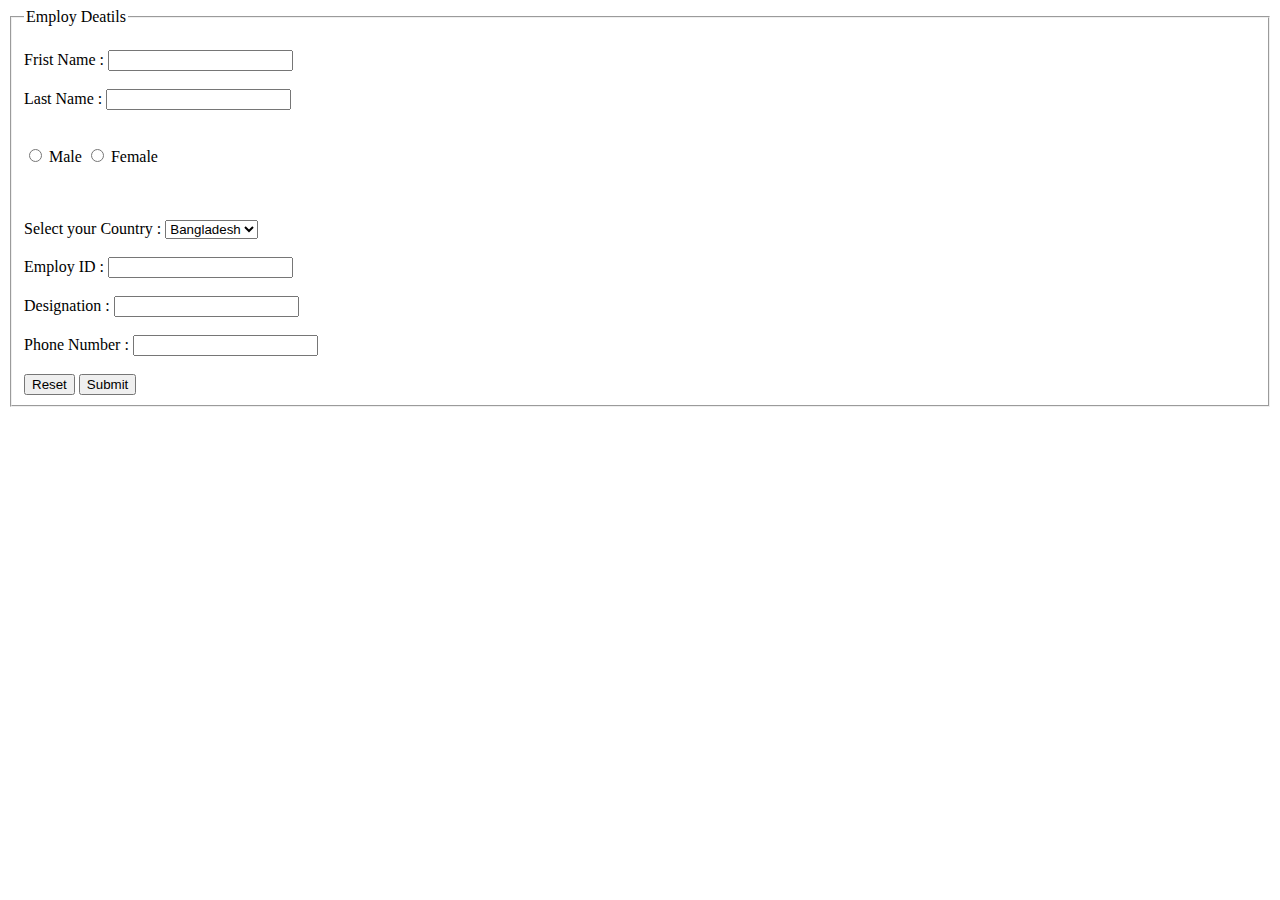
<file: Class-04-Home-Work/index.html>
<!DOCTYPE html>
<html lang="en">
  <head>
    <meta charset="UTF-8" />
    <meta name="viewport" content="width=device-width, initial-scale=1.0" />
    <title>Document</title>
  </head>
  <body>
    <form action="">
      <fieldset>
        <legend>Employ Deatils</legend>
        <br />
        <label for="Frist Name">Frist Name :</label>
        <input type="text" name="" id="Frist Name" /> <br />
        <br />
        <label for="Last Name">Last Name :</label>
        <input type="text" name="" id="Last Name" /> <br />
        <br />
        <br />

        <div>
          <input id="male" type="radio" value="male" name="gender" />
          <label for="male">Male</label>

          <input id="female" type="radio" value="female" name="gender" />
          <label for="female">Female</label>
        </div>
        <br /><br /><br />

        <label for="Country">Select your Country :</label>
        <select name="" id="Country">
          <option value="Bangladesh">Bangladesh</option>
          <option value="Bangladesh">Bangladesh</option>
          <option value="Bangladesh">Bangladesh</option>
          <option value="Bangladesh">Bangladesh</option>
          <option value="Bangladesh">Bangladesh</option>
          <option value="Bangladesh">Bangladesh</option>
          <option value="Bangladesh">Bangladesh</option>
          <option value="Bangladesh">Bangladesh</option>
        </select>

        <br />
        <br /><label for="ID">Employ ID :</label>
        <input type="text" name="" id="ID" /> <br /><br />

        <label for="Designation">Designation :</label>
        <input type="text" name="" id="Designation" /><br /><br />

        <label for="Phone Number">Phone Number :</label>
        <input type="number" name="" id="Phone Number" /><br /><br />
        <input type="reset" name="" id="" />
        <input type="submit" name="" id="" />
      </fieldset>
    </form>
  </body>
</html>
</file>
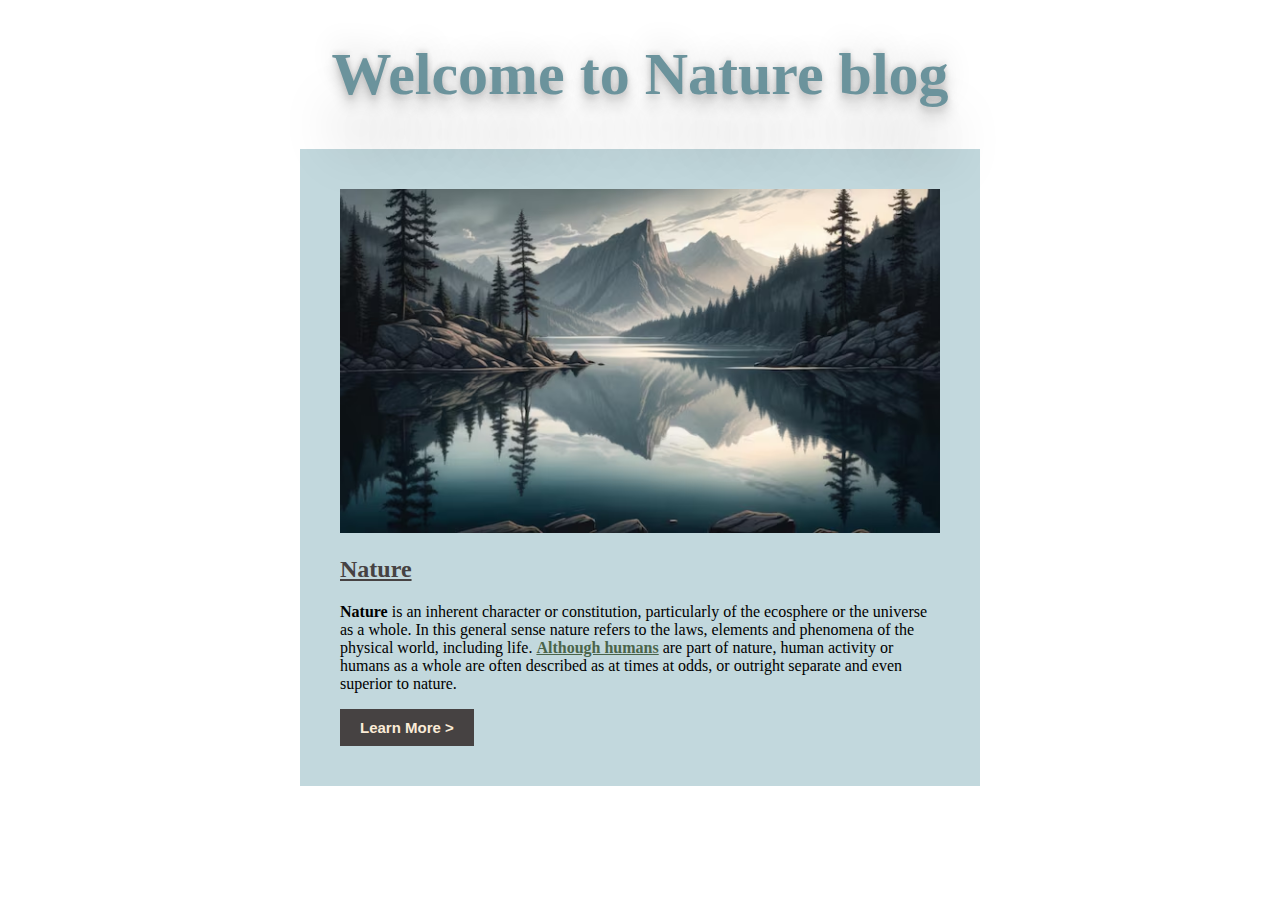
<file: Class-05-Home-Work/index.html>
<!DOCTYPE html>
<html lang="en">
  <head>
    <meta charset="UTF-8" />
    <meta name="viewport" content="width=device-width, initial-scale=1.0" />
    <title>Nature</title>
  </head>
  <body>
    <style>
      .btn {
        padding: 10px 20px;
        font-size: 15px;
        font-weight: 550;
        border: none;
        background-color: rgb(70, 66, 66);
        color: antiquewhite;
      }
      h1 {
        text-align: center;
        font-size: 60px;
        color: rgb(107, 147, 156);
        text-shadow: rgba(0, 0, 0, 0.25) 0px 54px 55px,
          rgba(0, 0, 0, 0.12) 0px -12px 30px, rgba(0, 0, 0, 0.12) 0px 4px 6px,
          rgba(0, 0, 0, 0.17) 0px 12px 13px, rgba(0, 0, 0, 0.09) 0px -3px 5px;
      }
      h2 {
        color: rgb(70, 66, 66);
      }
      .box {
        margin: auto;
        background-color: rgb(194, 216, 221);
        height: auto;
        width: 600px;
        padding: 40px;
      }

      img {
        width: 100%;
      }

      /* responsibe  */
      @media (max-width: 700px) {
        .box {
          margin: auto;
          background-color: rgb(194, 216, 221);
          height: auto;
          width: 400px;
          padding: 38px;
        }
        h1 {
          font-size: 50px;
        }
      }

      @media (max-width: 550px) {
        .box {
          margin: auto;
          background-color: rgb(194, 216, 221);
          height: auto;
          width: 300px;
          padding: 20px;
        }
        h1 {
          font-size: 40px;
        }
        h2 {
          font-size: 20px;
        }
        p {
          font-size: 13px;
        }
        .btn {
          padding: 5px 10px;
          font-size: 10px;
          font-weight: 550;
        }
      }
      @media (max-width: 450px) {
        h1 {
          font-size: 35px;
        }
      }
      @media (max-width: 380px) {
        h1 {
          font-size: 30px;
        }
      }
      @media (max-width: 350px) {
        h1 {
          font-size: 25px;
        }
      }
    </style>
    <main class="blog">
      <h1>Welcome to Nature blog</h1>
      <div class="box">
        <img src="assats/Nature.avif" alt="" />
        <h2><u>Nature</u></h2>
        <p>
          <b>Nature </b>is an inherent character or constitution, particularly
          of the ecosphere or the universe as a whole. In this general sense
          nature refers to the laws, elements and phenomena of the physical
          world, including life.
          <span style="color: rgb(74, 100, 74)"
            ><b><u>Although humans</u></b></span
          >
          are part of nature, human activity or humans as a whole are often
          described as at times at odds, or outright separate and even superior
          to nature.
        </p>
        <a href="https://en.wikipedia.org/wiki/Nature"
          ><button class="btn">Learn More ></button></a
        >
      </div>
    </main>
  </body>
</html>
</file>
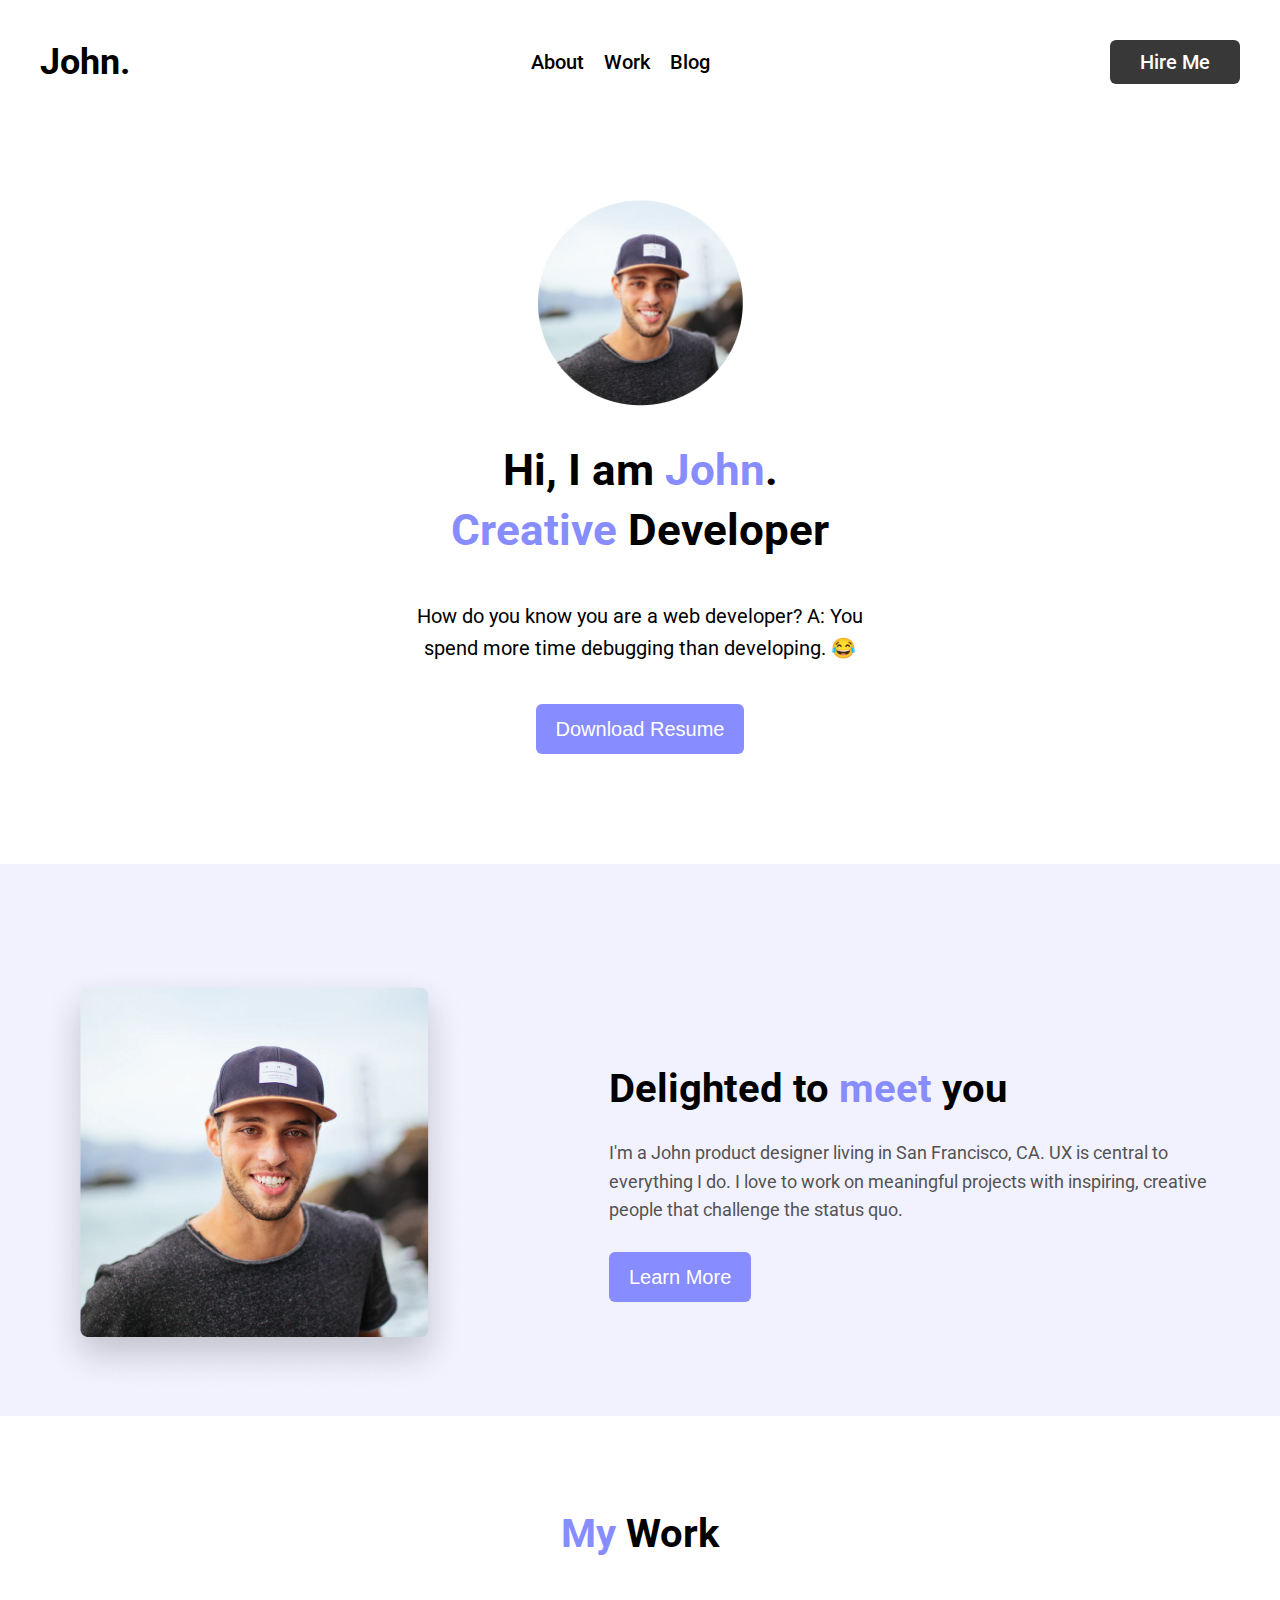
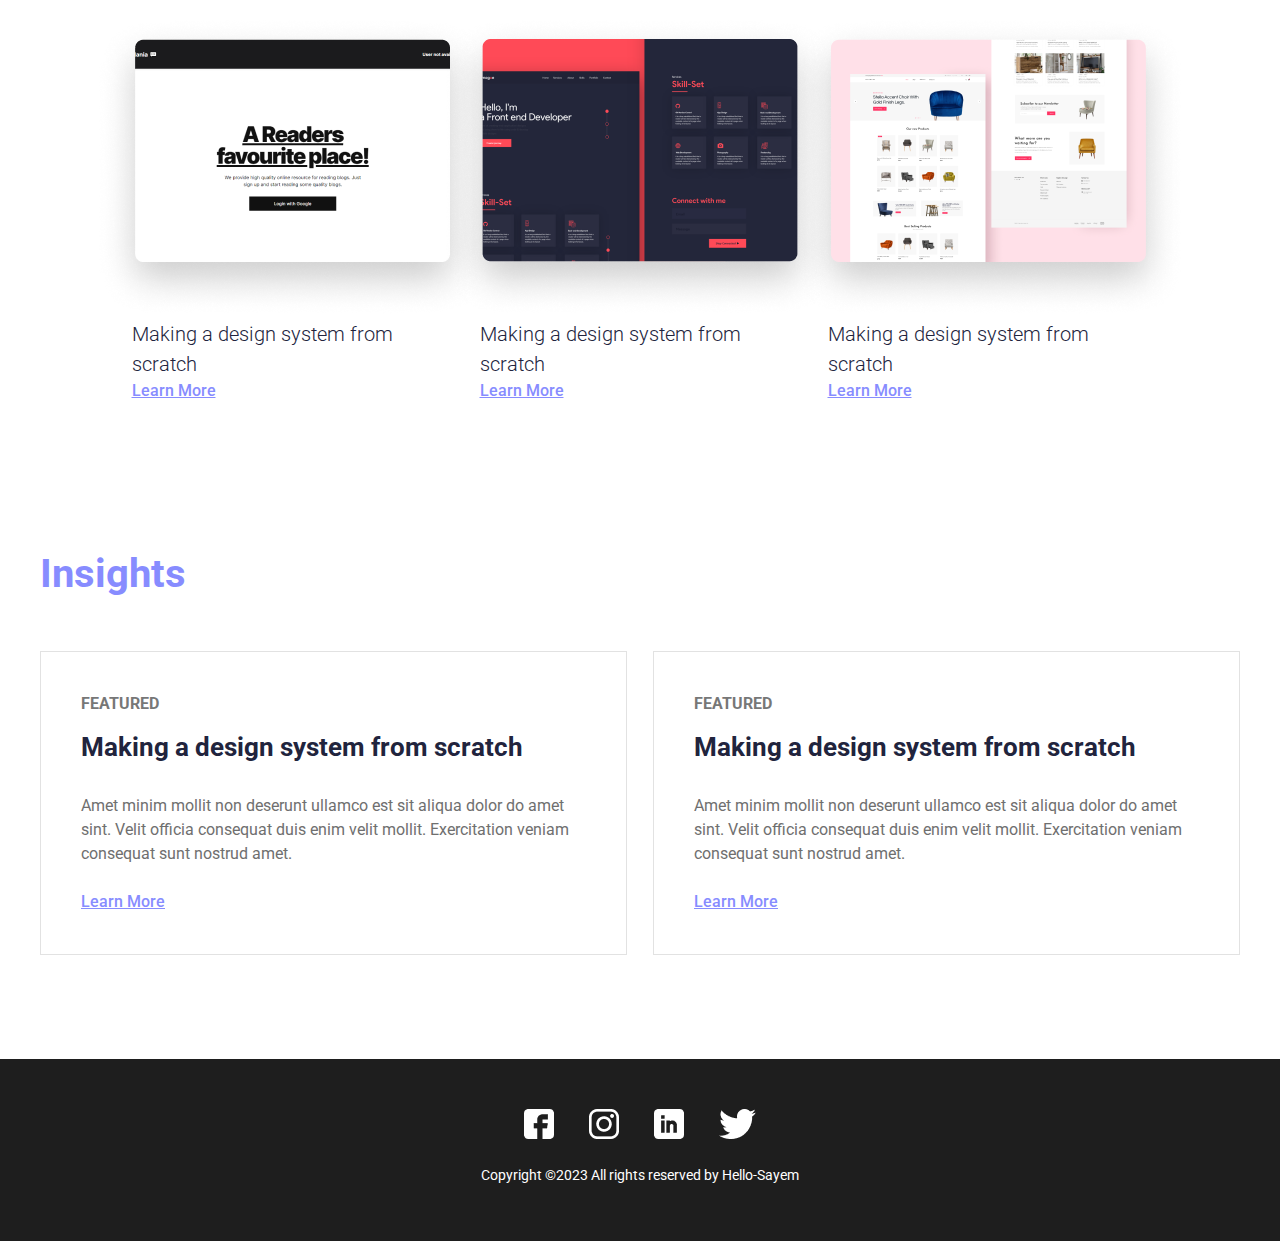
<file: Class-07-Home-Work/index.html>
<!DOCTYPE html>
<html lang="en">
  <head>
    <meta charset="UTF-8" />
    <meta name="viewport" content="width=device-width, initial-scale=1.0" />
    <title>Document</title>
    <link rel="stylesheet" href="style.css" />
  </head>
  <body>
    <header class="container">
      <!-- nav bar stert  -->
      <div class="nav-box">
        <div class="logo"><a href="#">John.</a></div>
        <nav>
          <a href="#">About</a>
          <a href="#">Work</a>
          <a href="#">Blog</a>
        </nav>
        <div class="btn"><a href="#">Hire Me</a></div>
      </div>
    </header>
    <main>
      <!-- hero saction  -->
      <section>
        <div class="hero">
          <img src="asset's/logo.png" alt="" />
          <h1>
            Hi, I am
            <span style="color: #878cff"> John</span>.
            <div class="br"></div>
            <span style="color: #878cff">Creative</span> Developer
          </h1>
          <p>
            How do you know you are a web developer? A: You <br />spend more
            time debugging than developing. 😂
          </p>
          <a href="#"><button>Download Resume</button></a>
        </div>
      </section>
      <!-- hero blog section  -->
      <section class="hero-contetn">
        <div class="container hero-blog">
          <div class="hero-blog-left">
            <img src="asset's/hero.png" alt="" />
          </div>
          <div class="hero-blog-right">
            <h2>Delighted to <span style="color: #878cff">meet</span> you</h2>
            <p>
              I'm a John product designer living in San Francisco, CA. UX is
              central to everything I do. I love to work on meaningful projects
              with inspiring, creative people that challenge the status quo.
            </p>
            <a href="#"><button>Learn More</button></a>
          </div>
        </div>
      </section>
      <!-- carasoul section stert  -->
      <section>
        <div class="container carasoul-containt">
          <h3><span style="color: #878cff">My</span> Work</h3>
          <div class="carasoul">
            <div class="all-box">
              <div>
                <div class="box-1">
                  <img src="asset's/blog/image 1 (1).png" alt="" />
                  <p>Making a design system from scratch</p>
                </div>
                <a href="#">Learn More</a>
              </div>
              <div>
                <div class="box-1">
                  <img src="asset's/blog/image 2 (1).png" alt="" />
                  <p>Making a design system from scratch</p>
                </div>
                <a href="#">Learn More</a>
              </div>
              <div>
                <div class="box-1">
                  <img src="asset's/blog/image 3.png" alt="" />
                  <p>Making a design system from scratch</p>
                </div>
                <a href="#">Learn More</a>
              </div>
            </div>
          </div>
        </div>
      </section>
      <!-- text-blog section stert  -->
      <section class="container text-container">
        <div class="text-blog">
          <h4>Insights</h4>
          <div class="all-text-box">
            <div class="text-box-1">
              <h5>FEATURED</h5>
              <h3>Making a design system from scratch</h3>
              <p>
                Amet minim mollit non deserunt ullamco est sit aliqua dolor do
                amet sint. Velit officia consequat duis enim velit mollit.
                Exercitation veniam consequat sunt nostrud amet.
              </p>
              <a href="#">Learn More</a>
            </div>
            <div class="text-box-1">
              <h5>FEATURED</h5>
              <h3>Making a design system from scratch</h3>
              <p>
                Amet minim mollit non deserunt ullamco est sit aliqua dolor do
                amet sint. Velit officia consequat duis enim velit mollit.
                Exercitation veniam consequat sunt nostrud amet.
              </p>
              <a href="#">Learn More</a>
            </div>
          </div>
        </div>
      </section>
      <!-- text-blog section end -->
    </main>

    <!-- footer stert  -->
    <footer>
      <section class="foot-nav">
        <div class="nav-icone">
          <img src="asset's/icone/fb.png" alt="" />
          <img src="asset's/icone/insta.png" alt="" />
          <img src="asset's/icone/Linkedin.png" alt="" />
          <img src="asset's/icone/tewter.png" alt="" />
        </div>
        <p>Copyright ©2023 All rights reserved by Hello-Sayem</p>
      </section>
    </footer>
  </body>
</html>
</file>
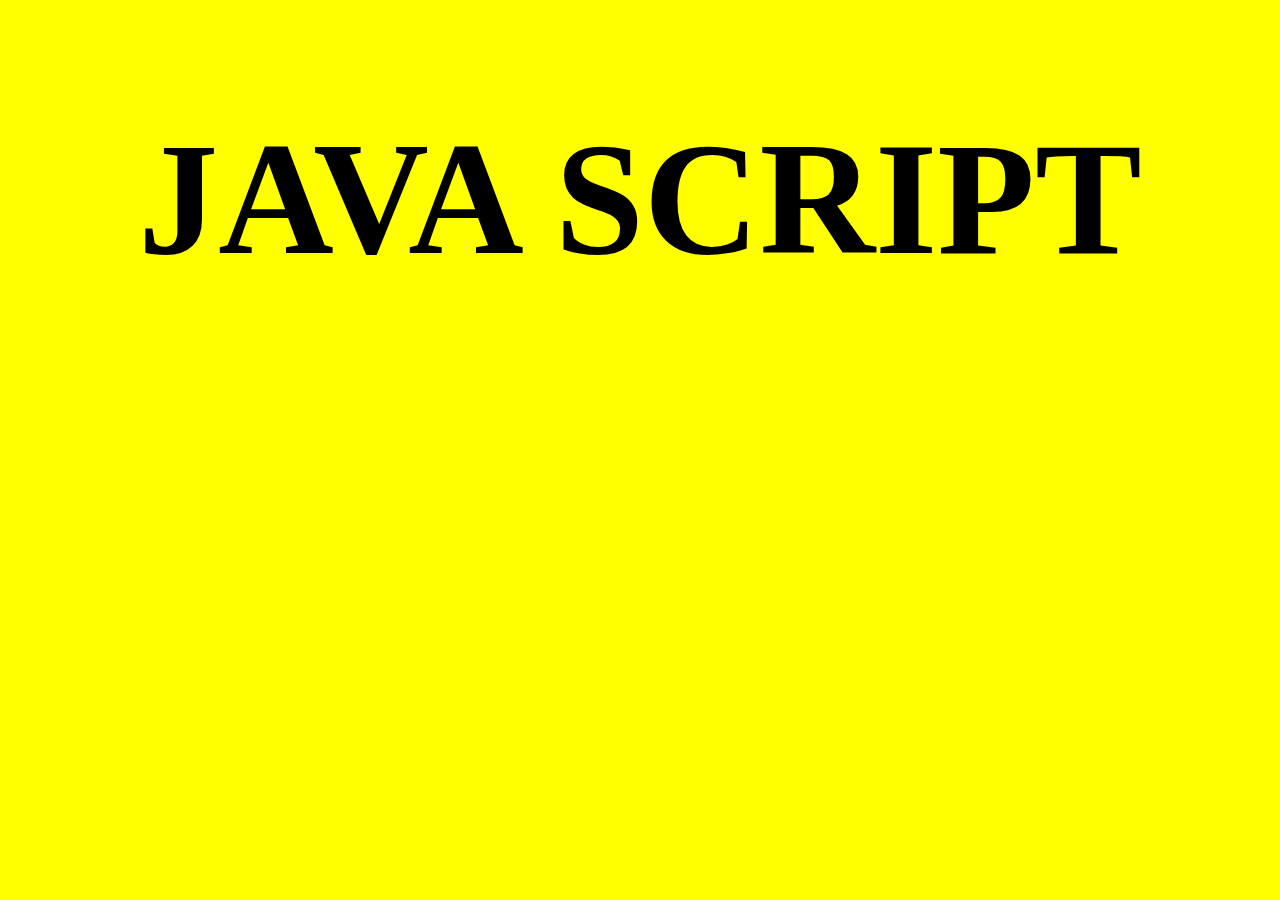
<file: Class-17-Home-Work/index.html>
<!DOCTYPE html>
<html lang="en">
  <head>
    <meta charset="UTF-8" />
    <meta name="viewport" content="width=device-width, initial-scale=1.0" />
    <title>JAVA_SCRIPT</title>
  </head>
  <body>
    <style>
      body {
        font-size: 5rem;
        background-color: yellow;
        text-align: center;
      }
    </style>
    <h1>JAVA SCRIPT</h1>
    <script>
      // Question-01:

      // Write a JavaScript program that takes a string variable called name and prints "Hello, [name]!" to the console. For example, if name = "John", the output should be "Hello, John!".

      // Ans-01:
      var name = "Jhon";
      console.log("Hello", name);

      // Question-02:

      //  Create a JavaScript program that calculates the sum of two numbers, a and b, and prints the result to the console. For example, if a = 5 and b = 10, the output should be 15.

      // Ans-02:
      var a = 5;
      var b = 10;
      var sumOfTwoNumber = a + b;
      console.log(sumOfTwoNumber);

      // Question-03:

      //  Declare a variable called age and assign it your age. Then, print "I am [age] years old." to the console. For example, if age = 25, the output should be "My age is 25".

      // Ans-03:
      var age = 25;
      console.log("my age is", age, "years old");

      // Question-04:

      //  Given 3 subjects Math, English, and Physics find the total marks and average of 3 subjects.

      // Ans-04:
      var math = 25;
      english = 35;
      physics = 40;
      var totalMark = math + english + physics;
      var average = totalMark / 3;
      console.log("Total Mark   :", totalMark);
      console.log("average Mark :", average);

      //   Question-05:

      //    Create 4 variables. 2 in the camel case and 2 in the snake case. (it could be anything) make sure it’s meaning full and print all the values in the console
      //

      // Ans-05:

      // 1/ camel case
      var nameOfUsers = "Sayem Ahamed";
      var totalMarkOfUsers = 100;

      console.log(nameOfUsers, "total mark", totalMarkOfUsers);

      // 1/snake case
      var name_of_users = "Sayem Ahamed";
      var total_mark_of_users = 100;

      console.log(name_of_users, "total mark", total_mark_of_users);

      // All question are4 sovled--->
    </script>
  </body>
</html>
</file>
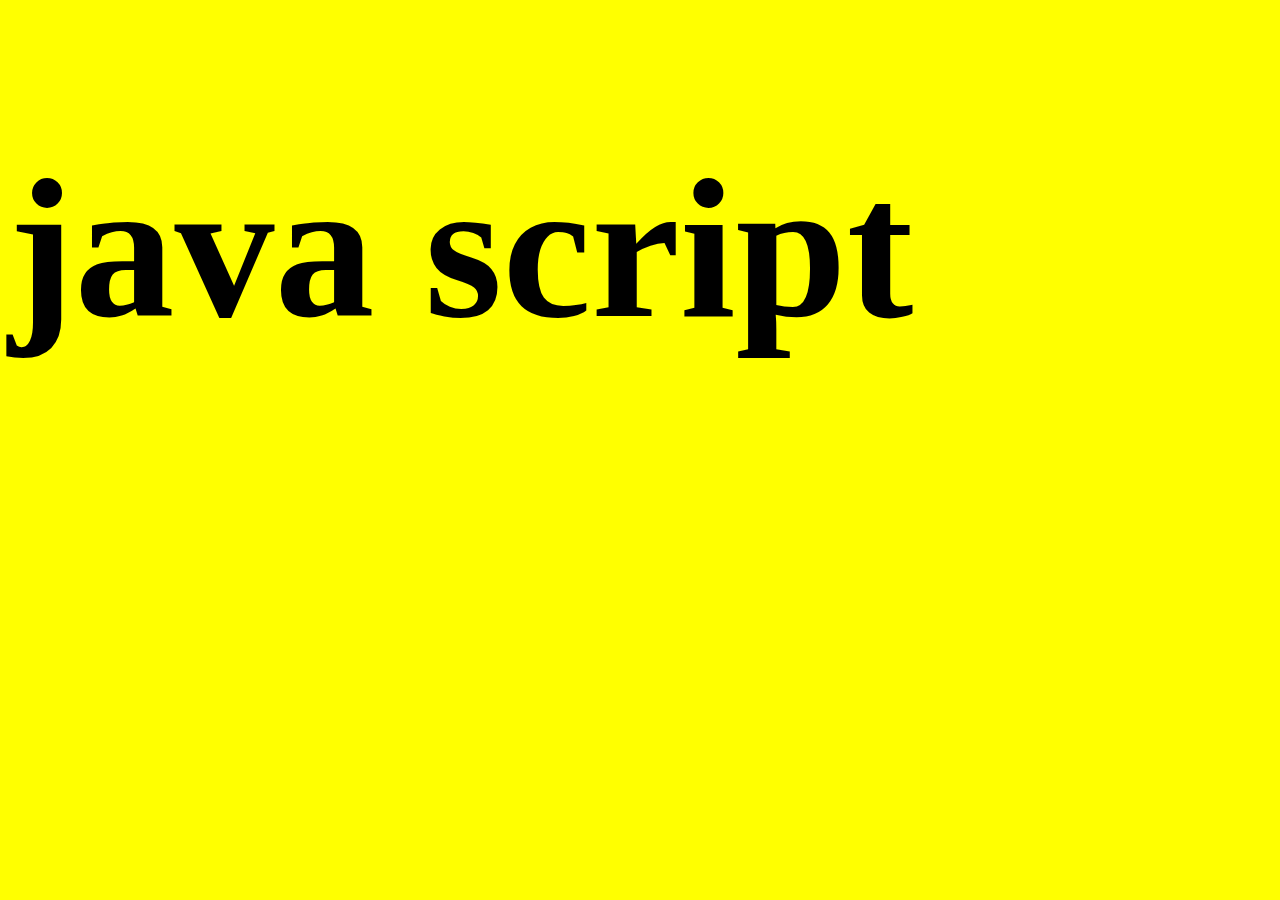
<file: Class-19-Home-Work/index.html>
<!DOCTYPE html>
<html lang="en">
  <head>
    <meta charset="UTF-8" />
    <meta name="viewport" content="width=device-width, initial-scale=1.0" />
    <title>Document</title>
  </head>
  <style>
    body {
      background-color: yellow;
    }
    h1 {
      font-size: 200px;
      font-weight: bold;
    }
  </style>
  <body>
    <h1>java script</h1>
    <script src="java.js"></script>
  </body>
</html>
</file>
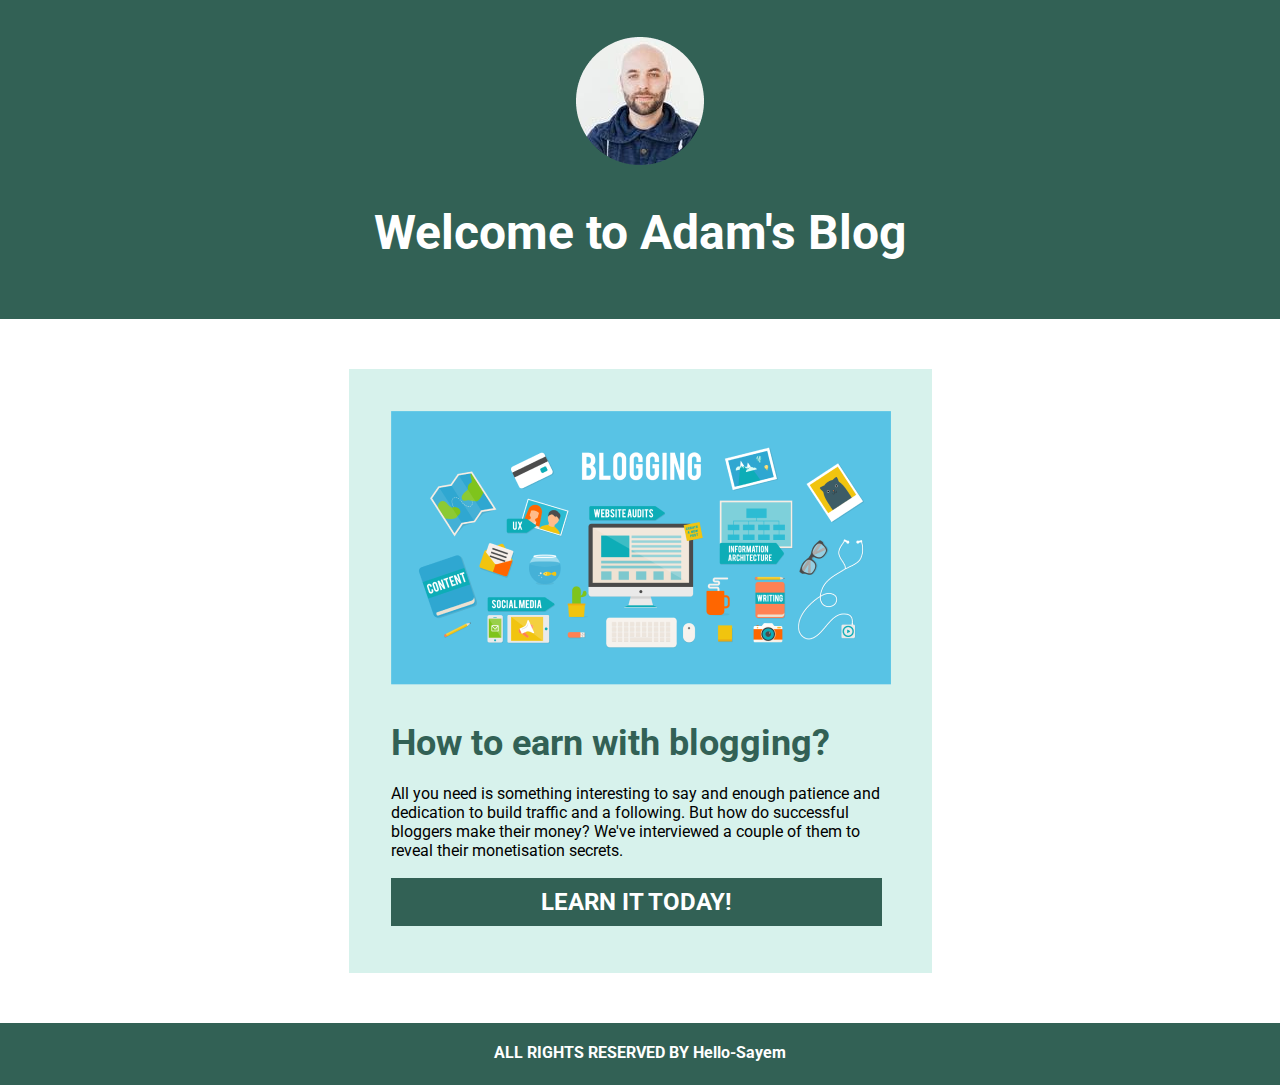
<file: Class-06-Home-Work/homwork-01/index.html>
<!DOCTYPE html>
<html lang="en">
  <head>
    <meta charset="UTF-8" />
    <meta name="viewport" content="width=device-width, initial-scale=1.0" />
    <title>Document</title>
    <link rel="stylesheet" href="style.css" />
  </head>
  <body>
    <header>
      <section>
        <div class="nav-bg">
          <img src="asset's/logo.png" alt="" />
          <h1>Welcome to Adam's Blog</h1>
        </div>
      </section>
    </header>
    <main>
      <section class="main-blog">
        <div class="blog">
          <img class="blog-img" src="asset's/blog-img.png" alt="" />
          <h2>How to earn with blogging?</h2>
          <p>
            All you need is something interesting to say and enough patience and
            dedication to build traffic and a following. But how do successful
            bloggers make their money? We've interviewed a couple of them to
            reveal their monetisation secrets.
          </p>
          <a href="#">LEARN IT TODAY!</a>
        </div>
      </section>
    </main>
    <footer>
      <section>
        <div>
          <h3>ALL RIGHTS RESERVED BY Hello-Sayem</h3>
        </div>
      </section>
    </footer>
  </body>
</html>
</file>
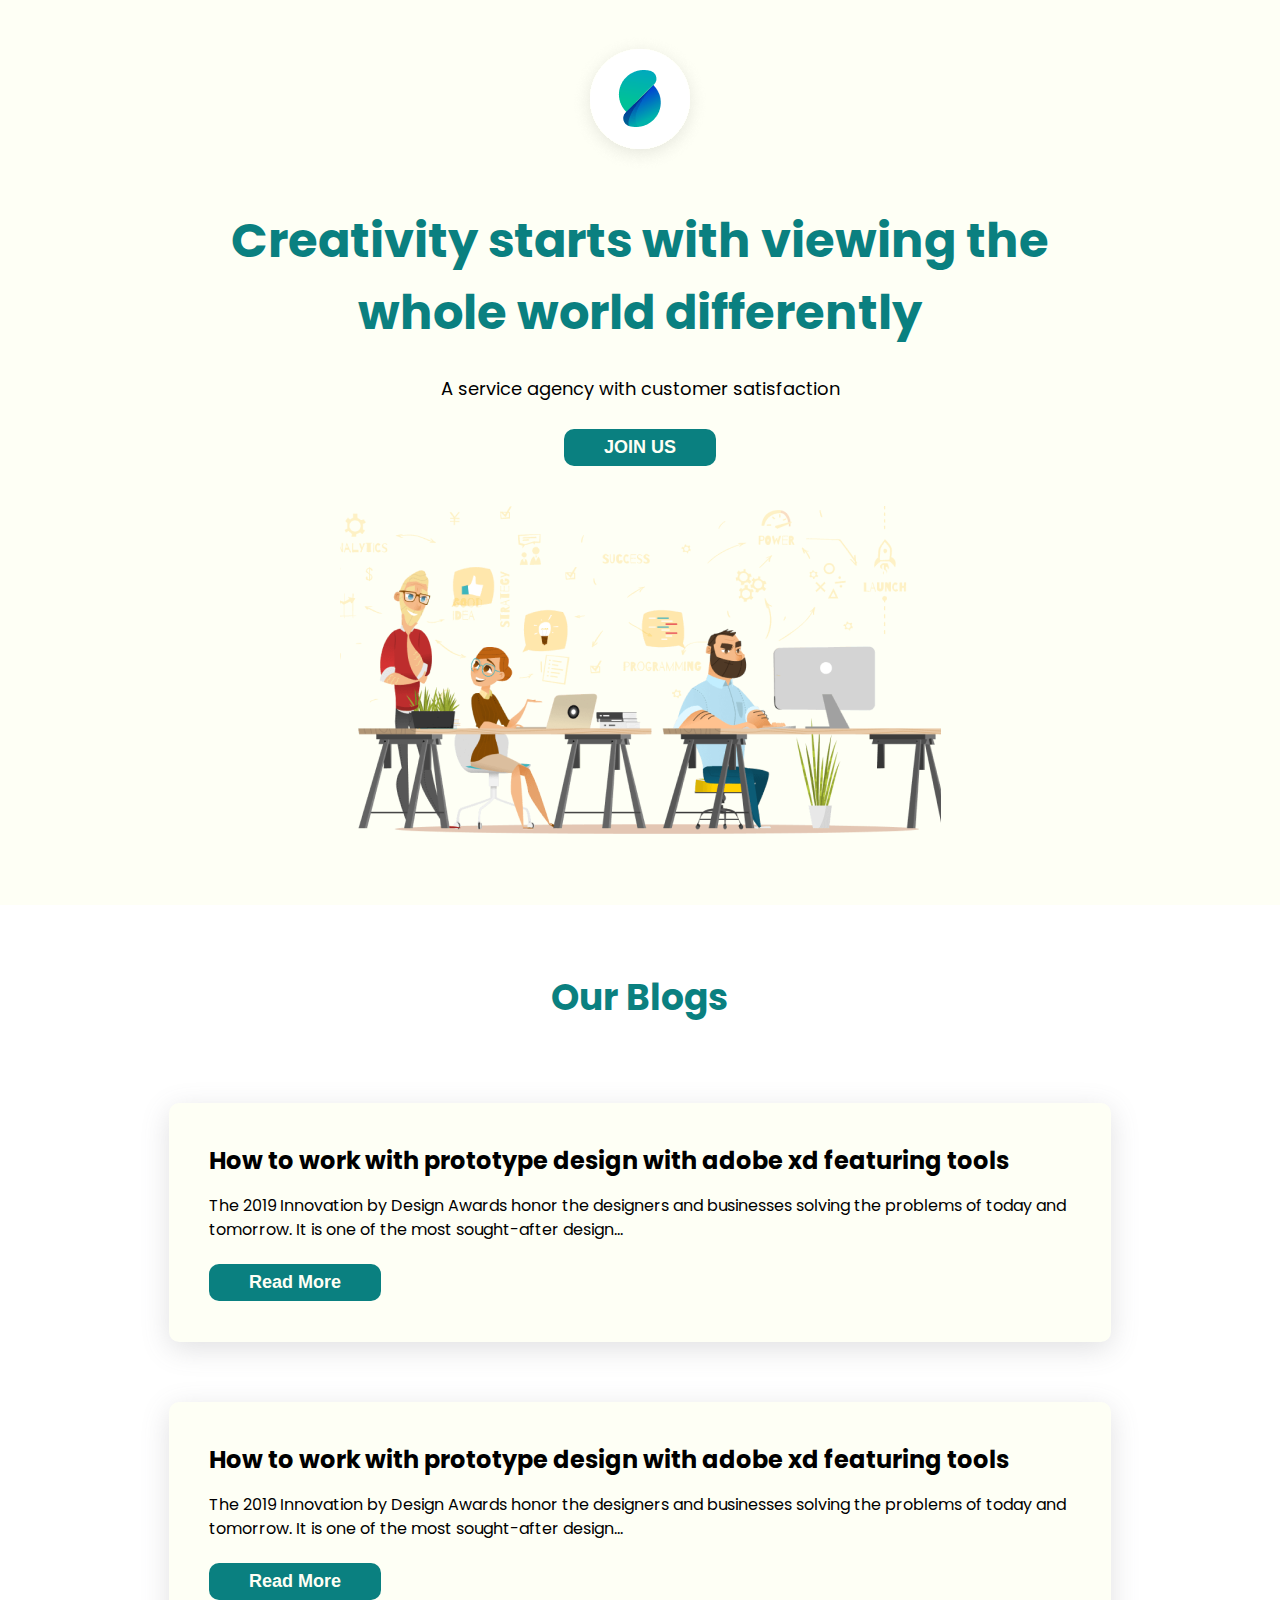
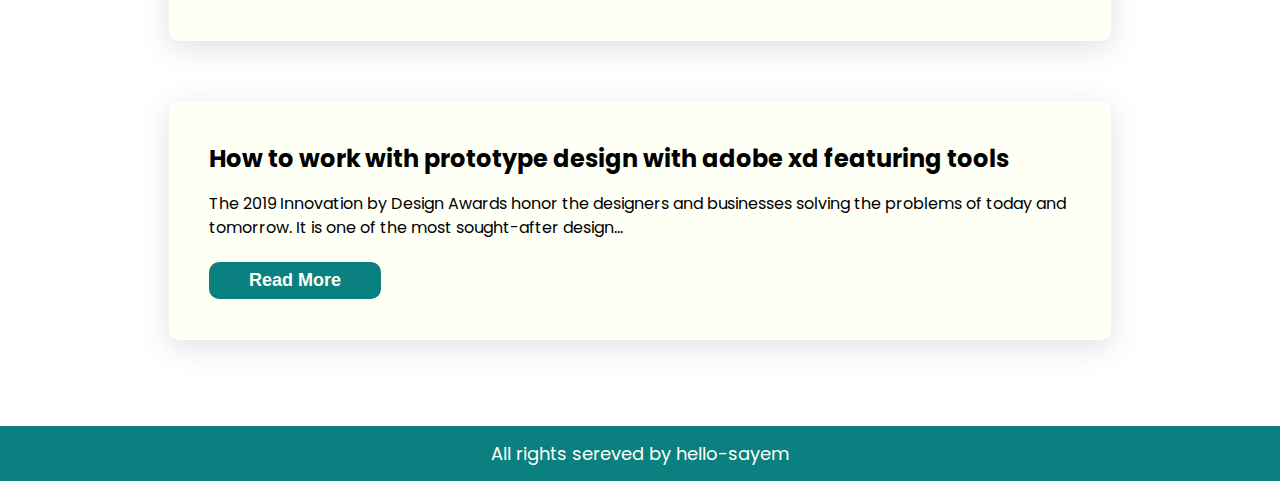
<file: Class-06-Home-Work/homwork-02/index.html>
<!DOCTYPE html>
<html lang="en">
  <head>
    <meta charset="UTF-8" />
    <meta name="viewport" content="width=device-width, initial-scale=1.0" />
    <title>Blog site</title>
    <link rel="stylesheet" href="style.css" />
  </head>
  <body>
    <!-- header stert -->
    <header class="hero-section">
      <!-- logo -->
      <div>
        <img class="logo" src="assets/logo.png" alt="" />
      </div>
      <!-- hero section  -->
      <section>
        <div class="hero">
          <h1>
            Creativity starts with viewing the <br />
            whole world differently
          </h1>
          <p>A service agency with customer satisfaction</p>
          <a href=""><button class="btn">JOIN US</button></a> <br />
          <img class="bg-img" src="assets/backgroung.png" alt="" />
        </div>
      </section>
    </header>
    <!-- header End -->
    <main>
      <!-- text blog stert  -->
      <section class="blog">
        <h2>Our Blogs</h2>
        <div class="blog-text">
          <!-- text box num 01 -->
          <div class="text-box">
            <h3>
              How to work with prototype design with adobe xd featuring tools
            </h3>
            <p>
              The 2019 Innovation by Design Awards honor the designers and
              businesses solving the problems of today and tomorrow. It is one
              of the most sought-after design...
            </p>
            <a href=""><button class="btn">Read More</button></a>
          </div>

          <!-- text box num 02 -->
          <div class="text-box">
            <h3>
              How to work with prototype design with adobe xd featuring tools
            </h3>
            <p>
              The 2019 Innovation by Design Awards honor the designers and
              businesses solving the problems of today and tomorrow. It is one
              of the most sought-after design...
            </p>
            <a href=""><button class="btn">Read More</button></a>
          </div>

          <!-- text box num 03 -->
          <div class="text-box">
            <h3>
              How to work with prototype design with adobe xd featuring tools
            </h3>
            <p>
              The 2019 Innovation by Design Awards honor the designers and
              businesses solving the problems of today and tomorrow. It is one
              of the most sought-after design...
            </p>
            <a href=""><button class="btn">Read More</button></a>
          </div>
        </div>
      </section>
      <!-- text blog End  -->
    </main>
    <!-- footer stert  -->

    <footer>
      <section>
        <p>All rights sereved by hello-sayem</p>
      </section>
    </footer>
    <!-- footer End -->
  </body>
</html>
</file>
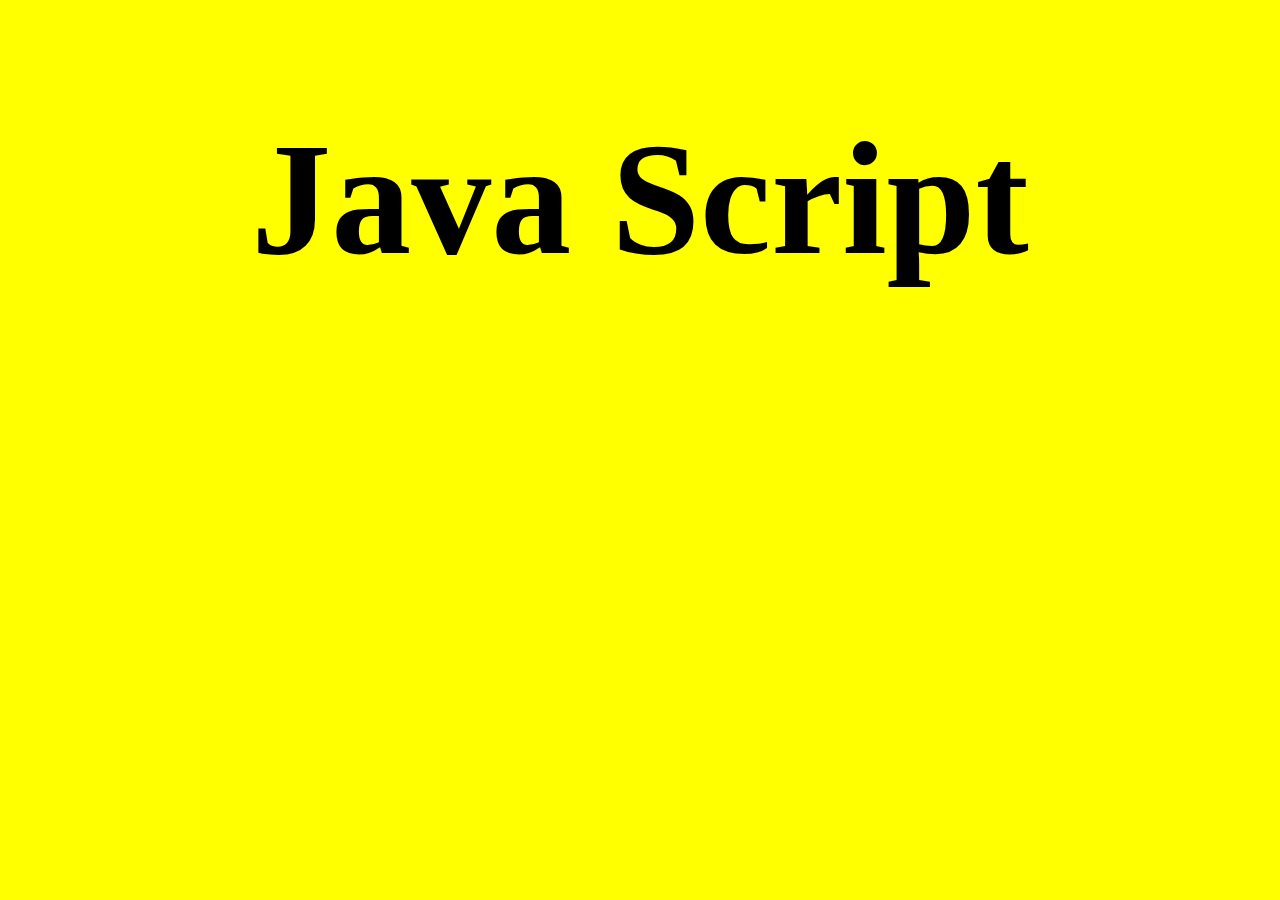
<file: Class-18-Home-Work/Class-18-Home-Work/indeex.html>
<!DOCTYPE html>
<html lang="en">
  <head>
    <meta charset="UTF-8" />
    <meta name="viewport" content="width=device-width, initial-scale=1.0" />
    <title>Leearn-Java-Scriptt</title>
  </head>
  <style>
    body {
      margin: 0;
      padding: 0;
      text-align: center;
      background-color: yellow;
      font-size: 5rem;
    }
  </style>
  <body>
    <h1>Java Script</h1>
    <script src="Variables.js"></script>
    <script src="Deta-Types.js"></script>
    <script src="Operators.js"></script>
  </body>
</html>
</file>
<file: Class-07-Home-Work/style.css>
@import url("https://fonts.googleapis.com/css2?family=Poppins:ital,wght@0,100;0,200;0,300;0,400;0,500;0,600;0,700;0,800;0,900;1,100;1,200;1,300;1,400;1,500;1,600;1,700;1,800;1,900&family=Roboto:ital,wght@0,100;0,300;0,400;0,500;0,700;0,900;1,100;1,300;1,400;1,500;1,700;1,900&display=swap");

/* globar work stert   */
/* :root {
    --poppins: "Poppins", sans-serif;
    --Manrope: "Manrope", sans-serif;
    --Inter: "Inter", sans-serif;
    --black: #182327;
    --youlo: #ffd36a;
    --sky: #80e2ff;
    --font_color_p: #5d696d;
  }
   */
* {
  margin: 0;
  padding: 0;
  box-sizing: border-box;
  outline: none;
  border: none;
  text-decoration: none;
}

body {
  font-family: "Roboto", serif;
}
.container {
  max-width: 1200px;
  margin: auto;
}

html {
  font-size: 62.5%;
  scroll-behavior: smooth;
}
/* global work end  */

/* navigation bar work stert  */
.nav-box {
  display: flex;
  justify-content: space-between;
  align-items: center;
  margin-top: 4rem;
}
nav {
  display: flex;
  gap: 2rem;
  font-size: 20px;
  font-weight: 500;
}
nav a {
  color: #000000;
}
.logo a {
  color: black;
  font-size: 36px;
  font-weight: 700;
}
.btn a {
  background-color: #383838;
  padding: 1rem 3rem;
  color: #ffffff;
  font-size: 20px;
  font-weight: 500;
  border-radius: 6px;
  display: inline-block;
}
/* navigation var work ent  */
/* main work stert  */
/* hero saction stert  */
.hero {
  text-align: center;
}
.hero img {
  width: 205px;
  margin: 11.6rem 0rem 3.2rem 0rem;
}
.hero h1 {
  font-size: 44px;
  font-weight: 700;
  line-height: 60px;
  margin-bottom: 4rem;
}
.hero p {
  font-size: 20px;
  font-weight: 400;
  line-height: 32px;
  margin-bottom: 4rem;
}
.hero button {
  background-color: #878cff;
  color: #ffffff;
  padding: 1rem 2rem;
  font-size: 20px;
  font-weight: 500;
  line-height: 30px;
  border-radius: 6px;
  margin-bottom: 11rem;
}
/* hero saction end  */

/* hero blog sectoin stert  */
.hero-contetn {
  background-color: #878cff1c;
  height: 552px;
  margin-bottom: 8.8rem;
}
.hero-blog {
  display: flex;
  justify-content: center;
  align-items: center;
  padding-top: 10rem;
}
.hero-blog-right {
  margin-left: 14rem;
}
.hero-blog-right h2 {
  font-size: 40px;
  font-weight: 700;
  line-height: 60px;
}
.hero-blog-right p {
  color: #535353;
  font-size: 18px;
  font-weight: 400;
  line-height: 28.62px;
  margin: 2rem 0rem 2.7rem 0rem;
}
.hero-blog-right button {
  background-color: #878cff;
  color: #ffffff;
  font-size: 20px;
  font-weight: 500;
  line-height: 30px;
  padding: 1rem 2rem;
  border-radius: 6px;
}
/* hero blog sectoin end */
/* carasoul atert  */
.carasoul-containt h3 {
  text-align: center;
  font-size: 40px;
  font-weight: 700;
  line-height: 60px;
  margin-bottom: 52px;
}
.carasoul p {
  color: #21243d;
  font-size: 20px;
  font-weight: 300;
  line-height: 30px;
}
.carasoul a {
  text-decoration: underline;
  color: #878cff;
  font-size: 16px;
  font-weight: 500;
  line-height: 24px;
  text-align: left;
}
.all-box {
  display: flex;
  justify-content: center;
  align-items: center;
  gap: 27px;
}
.box-1 {
  max-width: 321px;
  display: flex;
  flex-direction: column;
  align-items: center;
}
.box-1 a {
  display: flex;
  justify-content: start;
  align-items: start;
}
/* carasoul end */
/* text-blog stert   */
.text-container {
  margin-top: 141px;
  margin-bottom: 104px;
}
.text-blog h4 {
  color: #878cff;
  font-size: 40px;
  font-weight: 700;
  line-height: 60px;
  text-align: left;
  margin-bottom: 47px;
}
.all-text-box {
  display: flex;
  gap: 26px;
}
.text-box-1 {
  border: 1px solid #e2e2e2;
  padding: 4rem;
}
.text-box-1 h5 {
  color: #777777;
  font-size: 16px;
  font-weight: 700;
  line-height: 24px;
}
.text-box-1 h3 {
  color: #21243d;
  font-size: 26px;
  font-weight: 700;
  line-height: 39px;
  margin: 12px 0px 27px 0px;
}
.text-box-1 p {
  color: #6f6f6f;
  font-size: 16px;
  font-weight: 400;
  line-height: 24px;
  margin-bottom: 24px;
}
.text-box-1 a {
  text-decoration: underline;
  color: #878cff;
  font-size: 16px;
  font-weight: 500;
  line-height: 24px;
}
/* text-blog end  */
/* main work end */
/* footer stert  */
.foot-nav {
  background-color: #1e1e1e;
  height: 182px;
  text-align: center;
  padding: 50px;
}
.foot-nav p {
  color: #ffffff;
  font-size: 14px;
  font-weight: 400;
  line-height: 21px;
}
.nav-icone {
  display: flex;
  justify-content: center;
  align-items: center;
  align-items: center;
  gap: 35px;
  margin-bottom: 26px;
}
/* footer end */
/* responsiv  */
@media (max-width: 1100px) {
  html {
    font-size: 62.5%;
    scroll-behavior: smooth;
  }
  .nav-box {
    display: flex;
    justify-content: space-around;
    align-items: center;
    margin-top: 4rem;
  }
  .hero-contetn {
    background-color: #878cff1c;
    height: auto;
    /* margin-bottom: 8.8rem; */
  }
  .hero-blog {
    display: flex;
    flex-direction: column;
    justify-content: center;
    align-items: center;
    padding-top: 1rem;
  }
  .hero-blog {
    max-width: 800px;
    text-align: center;
  }
  .hero-blog-right {
    margin-left: 0rem;
  }
  .all-box {
    display: flex;
    flex-direction: column;
    justify-content: center;
    align-items: center;
    gap: 27px;
  }
  .all-text-box {
    display: flex;
    flex-direction: column;
    gap: 26px;
  }
}
</file>
<file: Class-06-Home-Work/homwork-01/style.css>
/* Roboto  */
@import url("https://fonts.googleapis.com/css2?family=Poppins:ital,wght@0,100;0,200;0,300;0,400;0,500;0,600;0,700;0,800;0,900;1,100;1,200;1,300;1,400;1,500;1,600;1,700;1,800;1,900&family=Roboto:ital,wght@0,100;0,300;0,400;0,500;0,700;0,900;1,100;1,300;1,400;1,500;1,700;1,900&display=swap");

/* Golobal work's stert  */

* {
  margin: 0;
  padding: 0;
  box-sizing: border-box;
  outline: none;
  border: none;
  text-decoration: none;
}

html {
  font-size: 62.5%;
  scroll-behavior: smooth;
}
body {
  font-family: "Roboto", sans-serif;
}
/* Golobal work's end */
/* header stert  */
.nav-bg {
  text-align: center;
  background-color: #326155;
  width: auto;
  height: 319px;
}
.nav-bg img {
  margin: 3.7rem 0rem 3.7rem;
}
.nav-bg h1 {
  color: #ffffff;
  font-size: 48px;
  font-weight: 700;
}
/* header end  */
/* main stert  */
/* main blog stert  */
.main-blog {
  margin: 5rem 0rem 5rem 0rem;
}
.blog {
  margin: auto;
  background-color: #d7f2ec;
  width: 583px;
  height: 604px;
  padding: 4.2rem;
}
.blog h2 {
  color: #326155;
  font-size: 36px;
  font-weight: 700;
  margin: 3.5rem 0rem 2rem 0rem;
}
.blog p {
  color: #000000;
  font-size: 16px;
  font-weight: 400;
  margin-bottom: 2.8rem;
}
.blog a {
  background-color: #326155;
  color: #ffffff;
  font-size: 24px;
  font-weight: 700;
  padding: 1rem 15rem;
}
/* main blog end */
/* main end  */
/* footer setrt    */
footer {
  background-color: #326155;
  height: 62px;
}
footer h3 {
  color: #ffffff;
  font-size: 16px;
  font-weight: 700;
  text-align: center;
  padding-top: 2rem;
}
/* footer end  */

/* responsiv  */
@media (max-width: 600px) {
  .nav-bg h1 {
    color: #ffffff;
    font-size: 40px;
    font-weight: 700;
  }

  .blog {
    margin: auto;
    background-color: #d7f2ec;
    width: 500px;
    height: 530px;
    padding: 4.2rem;
  }
  .blog-img {
    width: 400px;
  }
  .blog h2 {
    color: #326155;
    font-size: 30px;
    font-weight: 700;
    margin: 3.5rem 0rem 2rem 0rem;
  }
  .blog p {
    color: #000000;
    font-size: 13px;
    font-weight: 400;
    margin-bottom: 2.8rem;
  }
  .blog a {
    background-color: #326155;
    color: #ffffff;
    font-size: 24px;
    font-weight: 700;
    padding: 1rem 10rem;
  }
}
@media (max-width: 600px) {
  .nav-bg h1 {
    color: #ffffff;
    font-size: 40px;
    font-weight: 700;
  }

  .blog {
    margin: auto;
    background-color: #d7f2ec;
    width: 500px;
    height: 530px;
    padding: 4.2rem;
  }
  .blog-img {
    width: 400px;
  }
  .blog h2 {
    color: #326155;
    font-size: 30px;
    font-weight: 700;
    margin: 3.5rem 0rem 2rem 0rem;
  }
  .blog p {
    color: #000000;
    font-size: 13px;
    font-weight: 400;
    margin-bottom: 2.8rem;
  }
  .blog a {
    background-color: #326155;
    color: #ffffff;
    font-size: 24px;
    font-weight: 700;
    padding: 1rem 10rem;
  }
}
</file>
<file: Class-06-Home-Work/homwork-02/style.css>
/* Poppins */
@import url("https://fonts.googleapis.com/css2?family=Poppins:ital,wght@0,100;0,200;0,300;0,400;0,500;0,600;0,700;0,800;0,900;1,100;1,200;1,300;1,400;1,500;1,600;1,700;1,800;1,900&display=swap");

/* Global work stert  */
/* Global work stert  */

:root {
  /* font's */
  /* --poppins: "Poppins", sans-serif; */

  /* color's */
  --pest-color: #0a8080;
  --White: #fefff5;
  --black: #000000;
}
body {
  font-family: "Poppins", sans-serif;
}
* {
  margin: 0;
  padding: 0;
  box-sizing: border-box;
  outline: none;
  border: none;
  text-decoration: none;
}

html {
  font-size: 62.5%;
  scroll-behavior: smooth;
}
.btn {
  background-color: var(--pest-color);
  color: var(--White);
  padding: 0.8rem 4rem;
  font-size: 1.8rem;
  font-weight: 700;
  border-radius: 1rem;
}
/* Global work end  */
/* Global work end  */

/* header stert / hero section stert */
.logo {
  margin: 3.3rem 0rem 2.7rem 0rem;
}
.hero-section {
  text-align: center;
  background-color: var(--White);
  width: auto;
  height: 90.5rem;
}
.hero h1 {
  color: var(--pest-color);
  font-size: 4.8rem;
  font-weight: 700;
  margin: 0rem 0rem 2.6rem 0rem;
}
.hero p {
  color: #000000;
  font-size: 1.8rem;
  font-weight: 400;
  margin: 0rem 0rem 2.7rem 0rem;
}
.hero button {
  margin-bottom: 4rem;
}

/*header end / hero section End */

/*  text blog stert   */
.blog {
  display: flex;
  flex-direction: column;
  justify-content: center;
  align-items: center;
}
.blog h2 {
  text-align: center;
  color: var(--pest-color);
  font-size: 3.6rem;
  font-weight: 700;
  margin: 6.5rem 0rem 7.8rem 0rem;
}
.blog-text h3 {
  font-size: 2.4rem;
  font-weight: 700;
  color: var(--black);
}
.blog-text p {
  font-size: 1.6rem;
  font-weight: 400;
  line-height: 2.4rem;
  margin: 1.6rem 0rem 2.2rem 0rem;
}
.text-box {
  box-shadow: rgba(100, 100, 111, 0.2) 0px 7px 29px 0px;

  background-color: var(--White);
  width: 942px;
  height: 239px;
  padding: 4rem;
  border-radius: 1rem;
  margin-bottom: 6rem;
}
/*  text blog End   */

/* footer stert  */
footer {
  background-color: var(--pest-color);
  color: var(--White);
  text-align: center;
  margin-top: 2.6rem;
  padding: 1.4rem;
  font-family: Poppins;
  font-size: 1.8rem;
  font-weight: 400;
}
/* footer End */

/* responsiv  */
@media (max-width: 950px) {
  html {
    font-size: 55.5%;
  }
  .text-box {
    width: 700px;
    height: 240px;
    padding: 4rem;
    border-radius: 1rem;
    margin-bottom: 6rem;
  }
}
@media (max-width: 730px) {
  html {
    font-size: 50.5%;
  }
  .text-box {
    background-color: var(--White);
    width: 600px;
    height: 180px;
    padding: 4rem;
    border-radius: 1rem;
    margin-bottom: 6rem;
  }
  .blog h2 {
    margin: 9.5rem 0rem 7.8rem 0rem;
  }
  .blog-text h3 {
    font-size: 1.9rem;
  }
  .blog-text p {
    font-size: 1.3rem;
  }
}

@media (max-width: 670px) {
  .hero h1 {
    font-size: 4.3rem;
  }
}

@media (max-width: 600px) {
  .bg-img {
    width: 100%;
  }
  .logo {
    width: 110px;
    margin: 1rem 0rem 0.8rem 0rem;
  }

  .hero h1 {
    font-size: 4.1rem;
  }
  html {
    font-size: 45.5%;
  }
  .text-box {
    background-color: var(--White);
    width: 500px;
    height: 180px;
    padding: 4rem;
    border-radius: 1rem;
    margin-bottom: 6rem;
  }
  .blog h2 {
    margin: 15rem 0rem 7.8rem 0rem;
  }
  .blog-text h3 {
    font-size: 1.9rem;
  }
  .blog-text p {
    font-size: 1.3rem;
  }
}

@media (max-width: 500px) {
  .logo {
    width: 100px;
    margin: 1rem 0rem 0.8rem 0rem;
  }

  .hero h1 {
    font-size: 4.1rem;
  }
  html {
    font-size: 40.5%;
  }
  .text-box {
    background-color: var(--White);
    width: 400px;
    height: 150px;
    padding: 4rem;
    border-radius: 1rem;
    margin-bottom: 6rem;
  }
  .blog h2 {
    margin: 18rem 0rem 7.8rem 0rem;
  }
  .blog-text h3 {
    font-size: 1.7rem;
  }
  .blog-text p {
    font-size: 1.2rem;
  }
  .btn {
    background-color: var(--pest-color);
    color: var(--White);
    padding: 0.7rem 2rem;
    font-size: 1.5rem;
    font-weight: 300;
    border-radius: 1rem;
  }
}

@media (max-width: 400px) {
  .logo {
    width: 90px;
    margin: 1rem 0rem 0.6rem 0rem;
  }

  .hero h1 {
    font-size: 4.1rem;
  }
  html {
    font-size: 35.5%;
  }
  .text-box {
    background-color: var(--White);
    width: 370px;
    height: 120px;
    padding: 4rem;
    border-radius: 1rem;
    margin-bottom: 6rem;
  }
  .blog h2 {
    margin: 24rem 0rem 6.8rem 0rem;
  }
  .blog-text h3 {
    font-size: 1.7rem;
  }
  .blog-text p {
    font-size: 1.2rem;
  }
  .btn {
    background-color: var(--pest-color);
    color: var(--White);
    padding: 0.7rem 2rem;
    font-size: 1.5rem;
    font-weight: 300;
    border-radius: 1rem;
  }
}

@media (max-width: 380px) {
  .logo {
    width: 90px;
    margin: 1rem 0rem 0.6rem 0rem;
  }

  .hero h1 {
    font-size: 4.1rem;
  }
  html {
    font-size: 35.5%;
  }
  .text-box {
    background-color: var(--White);
    width: 340px;
    height: 130px;
    padding: 4rem;
    border-radius: 1rem;
    margin-bottom: 6rem;
  }
  .blog h2 {
    margin: 24rem 0rem 6.8rem 0rem;
  }
  .blog-text h3 {
    font-size: 1.7rem;
  }
  .blog-text p {
    font-size: 1.2rem;
  }
  .btn {
    background-color: var(--pest-color);
    color: var(--White);
    padding: 0.7rem 2rem;
    font-size: 1.5rem;
    font-weight: 300;
    border-radius: 1rem;
  }
}

@media (max-width: 380px) {
  .logo {
    width: 80px;
    margin: 1rem 0rem 0.6rem 0rem;
  }

  .hero h1 {
    font-size: 3.5rem;
  }
  html {
    font-size: 35.5%;
  }
  .text-box {
    background-color: var(--White);
    width: 310px;
    height: 140px;
    padding: 4rem;
    border-radius: 1rem;
    margin-bottom: 6rem;
  }
  .blog h2 {
    margin: 24rem 0rem 6.8rem 0rem;
  }
  .blog-text h3 {
    font-size: 1.7rem;
  }
  .blog-text p {
    font-size: 1.2rem;
  }
  .btn {
    background-color: var(--pest-color);
    color: var(--White);
    padding: 0.7rem 2rem;
    font-size: 1.5rem;
    font-weight: 300;
    border-radius: 1rem;
  }
}
</file>
